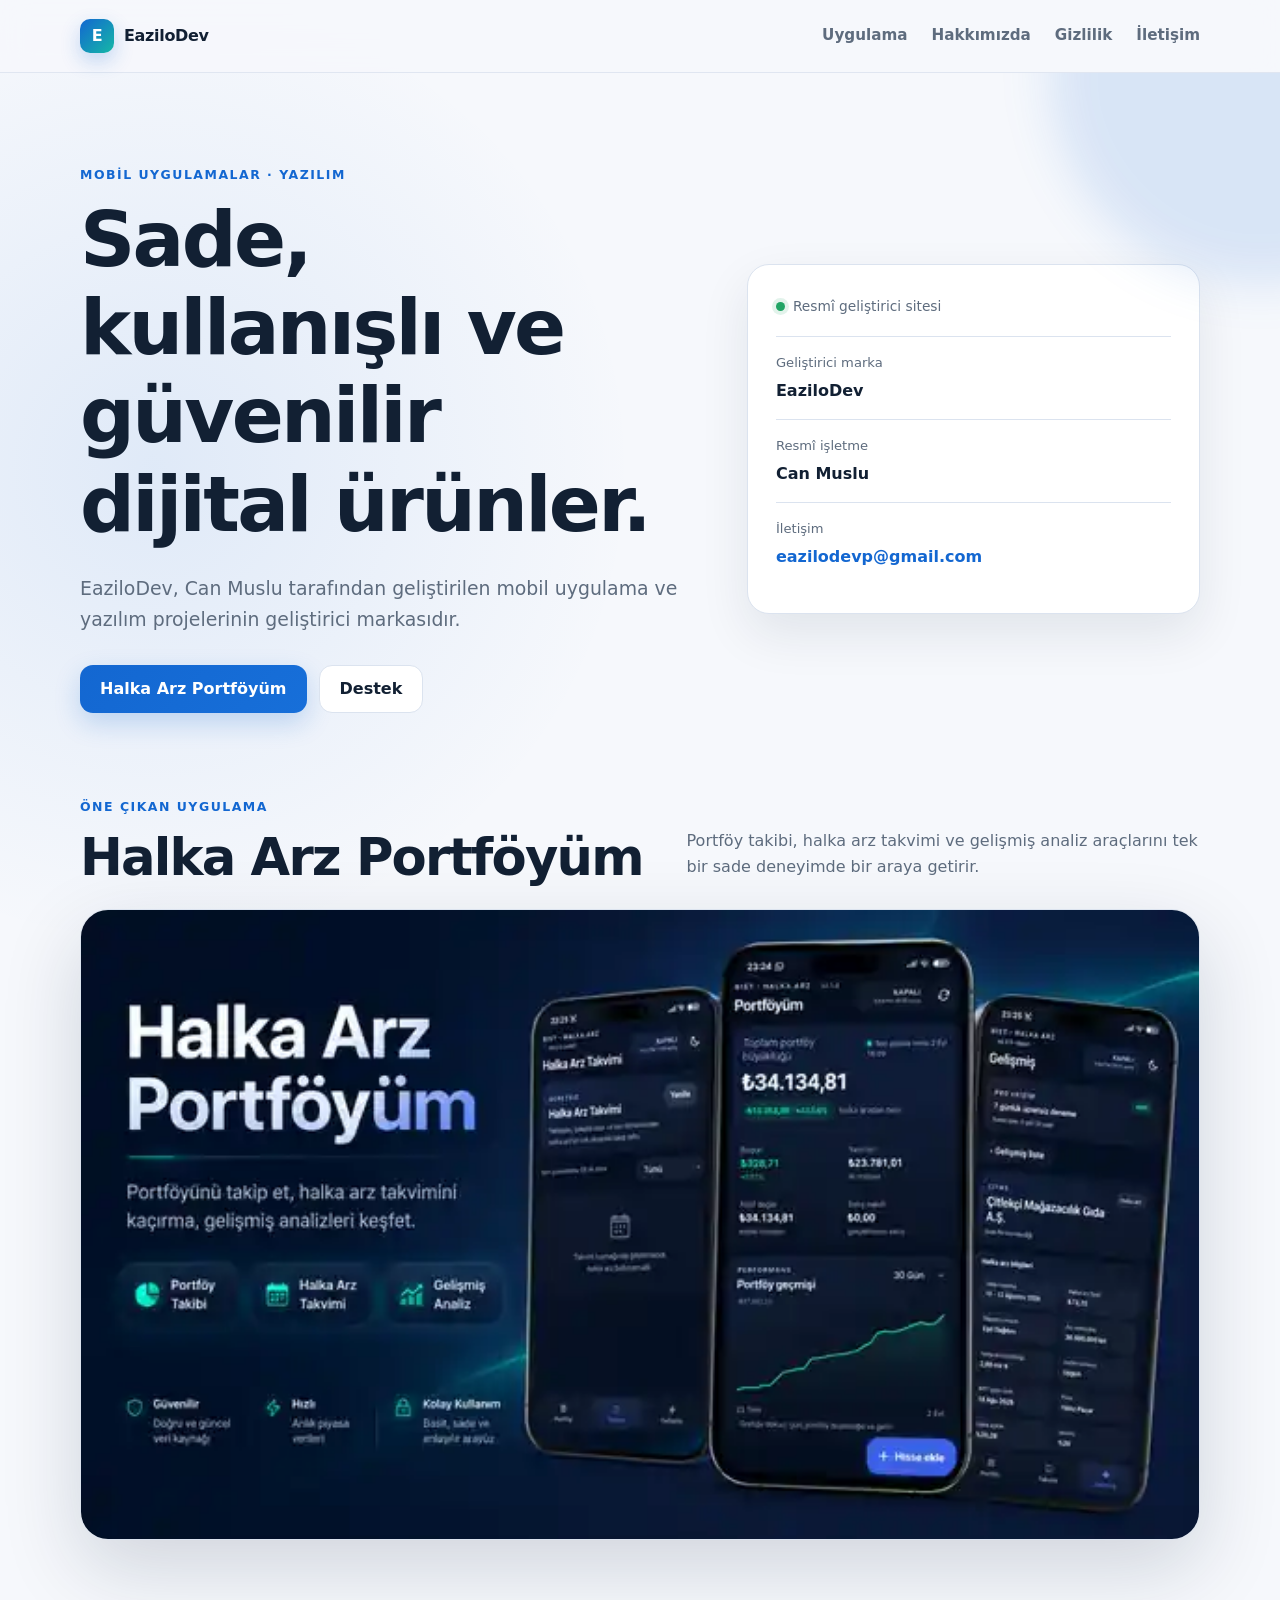
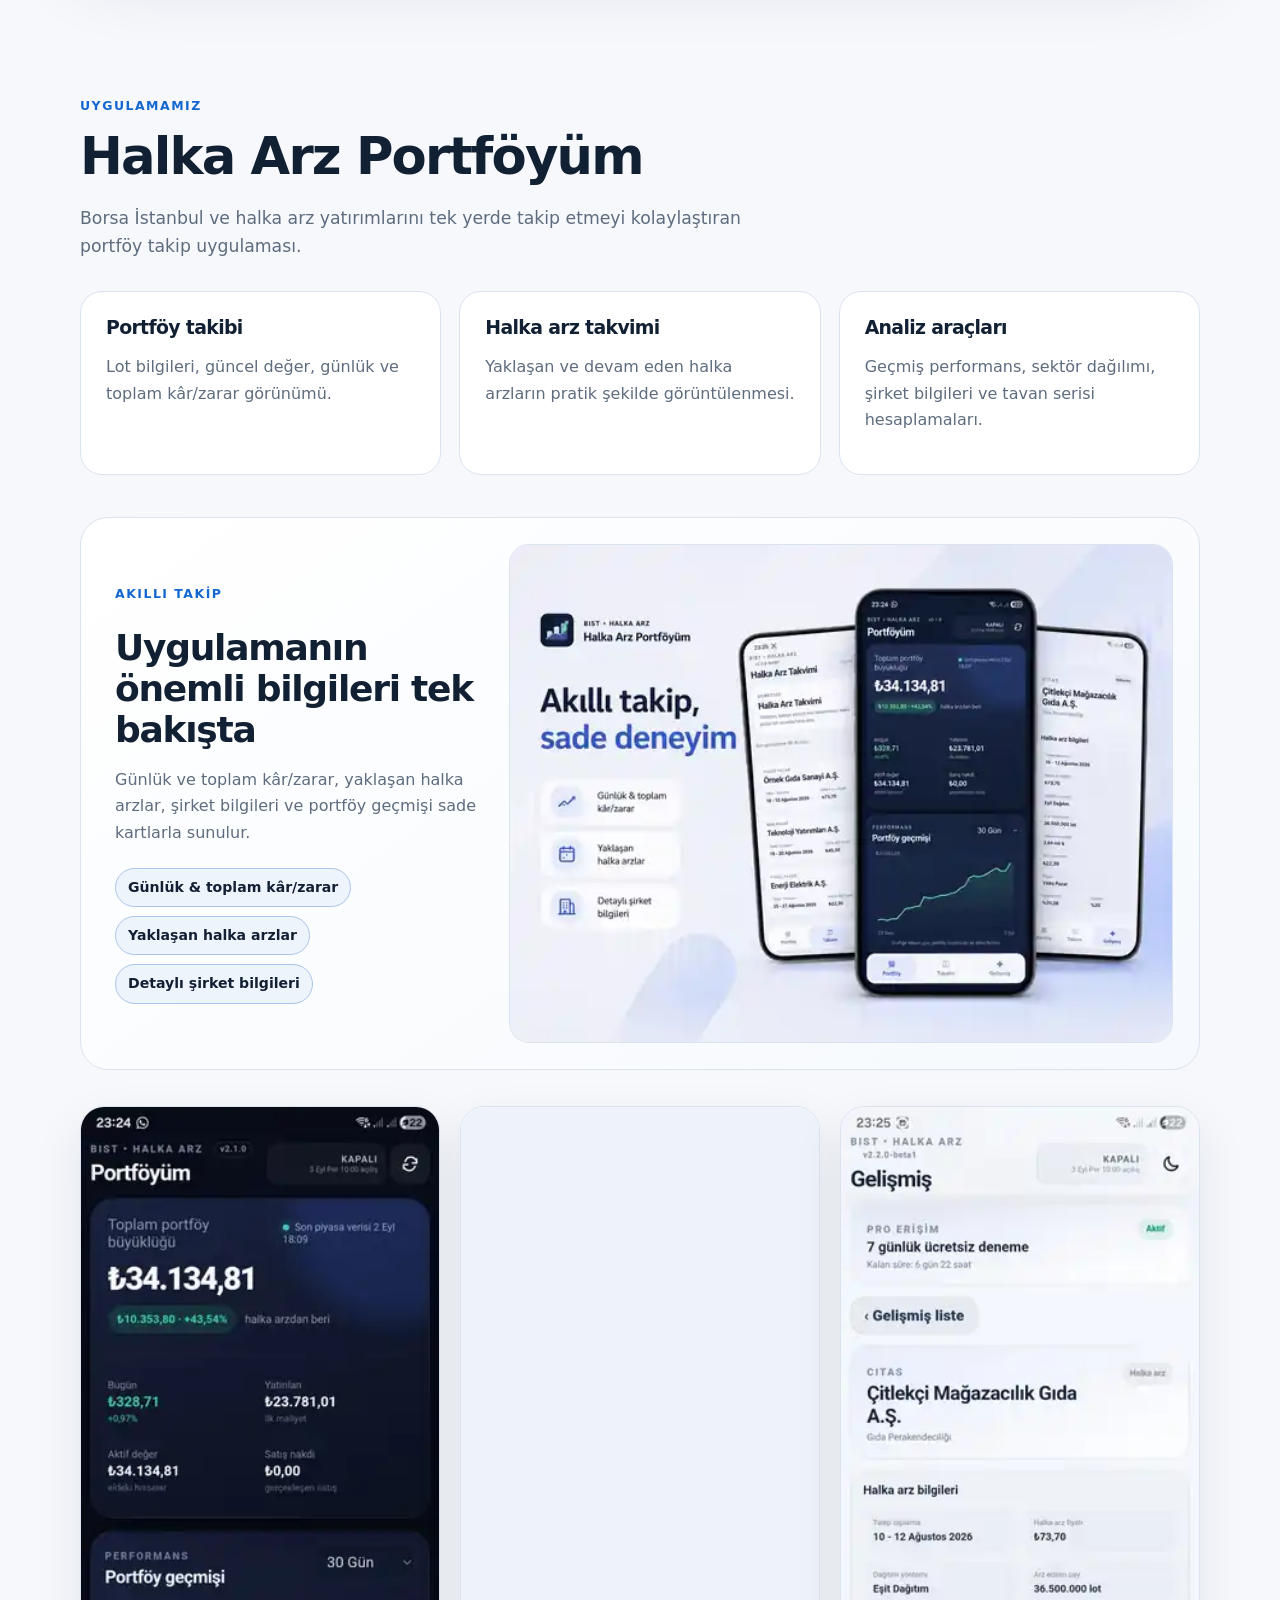
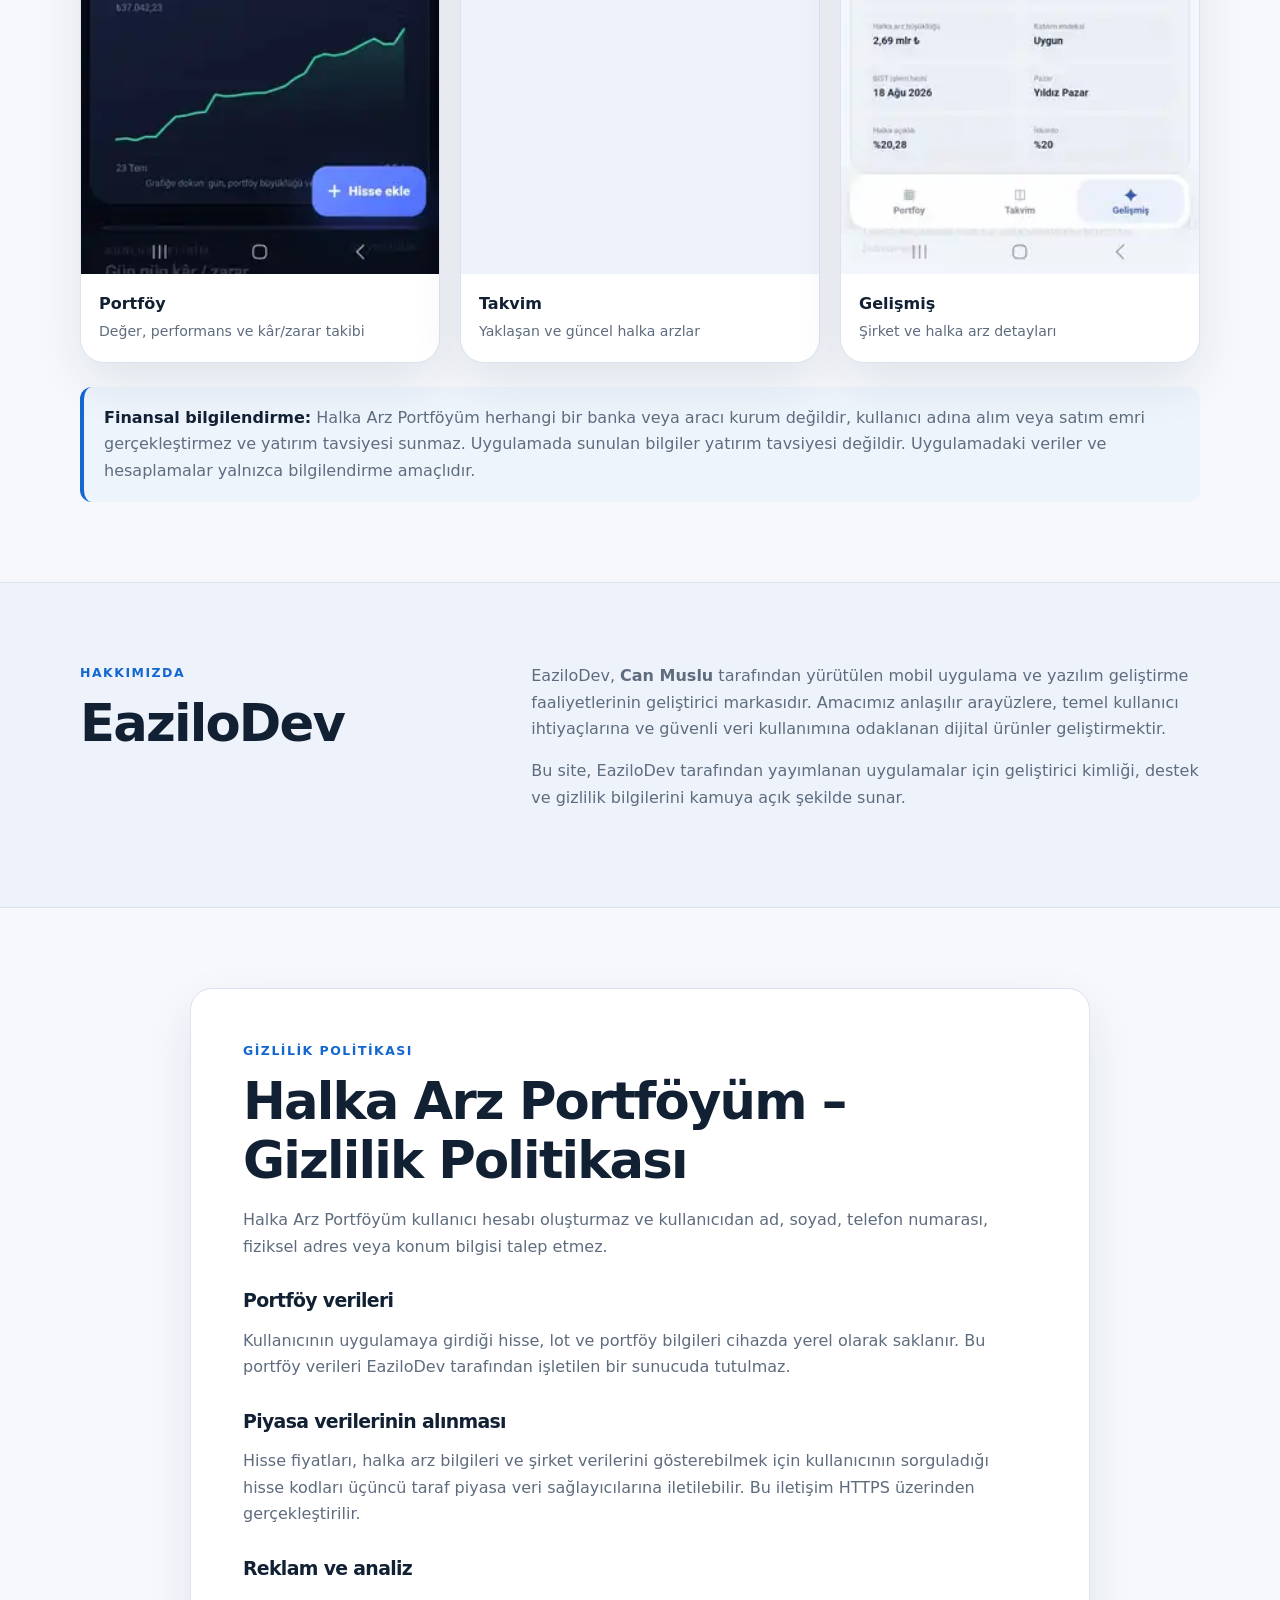
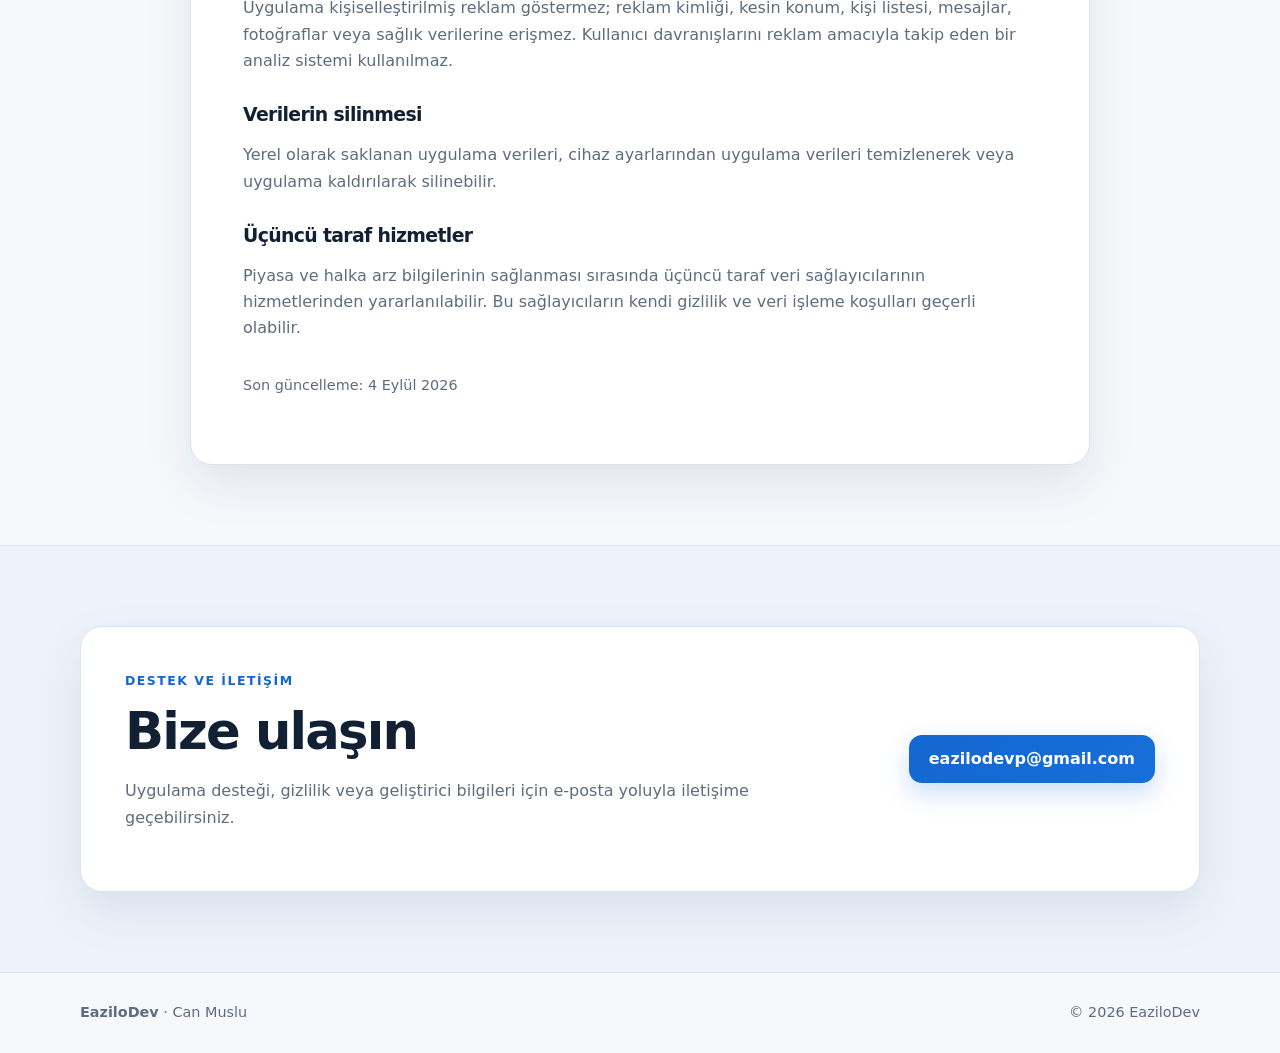
<file: index.html>
<!doctype html>
<html lang="tr">
<head>
  <meta charset="utf-8">
  <meta name="viewport" content="width=device-width, initial-scale=1">
  <meta name="description" content="EaziloDev — Can Muslu tarafından geliştirilen mobil uygulama ve yazılım projeleri. Halka Arz Portföyüm uygulaması için resmi geliştirici sitesi.">
  <meta name="theme-color" content="#0b1220">
  <title>EaziloDev | Mobil Uygulamalar ve Yazılım</title>
  <link rel="stylesheet" href="styles.css">
  <link rel="stylesheet" href="assets/hero-image.css">
  <link rel="stylesheet" href="assets/features-image.css">
  <link rel="stylesheet" href="assets/portfolio-image.css">
  <link rel="stylesheet" href="assets/calendar-image.css">
  <link rel="stylesheet" href="assets/advanced-image.css">
</head>
<body>
  <header class="site-header">
    <div class="wrap header-inner">
      <a class="brand" href="#top" aria-label="EaziloDev ana sayfa">
        <span class="brand-mark" aria-hidden="true">E</span>
        <span>EaziloDev</span>
      </a>
      <nav aria-label="Ana menü">
        <a href="#uygulama">Uygulama</a>
        <a href="#hakkimizda">Hakkımızda</a>
        <a href="#gizlilik">Gizlilik</a>
        <a href="#iletisim">İletişim</a>
      </nav>
    </div>
  </header>

  <main id="top">
    <section class="hero">
      <div class="wrap hero-grid">
        <div>
          <p class="eyebrow">Mobil uygulamalar · Yazılım</p>
          <h1>Sade, kullanışlı ve güvenilir dijital ürünler.</h1>
          <p class="lead">EaziloDev, Can Muslu tarafından geliştirilen mobil uygulama ve yazılım projelerinin geliştirici markasıdır.</p>
          <div class="actions">
            <a class="button primary" href="#uygulama">Halka Arz Portföyüm</a>
            <a class="button secondary" href="mailto:eazilodevp@gmail.com">Destek</a>
          </div>
        </div>
        <div class="hero-card" aria-label="EaziloDev geliştirici bilgileri">
          <div class="status"><span></span> Resmî geliştirici sitesi</div>
          <dl>
            <div><dt>Geliştirici marka</dt><dd>EaziloDev</dd></div>
            <div><dt>Resmî işletme</dt><dd>Can Muslu</dd></div>
            <div><dt>İletişim</dt><dd><a href="mailto:eazilodevp@gmail.com">eazilodevp@gmail.com</a></dd></div>
          </dl>
        </div>
      </div>
    </section>

    <section class="app-showcase" aria-labelledby="showcase-title">
      <div class="wrap">
        <div class="showcase-head">
          <div>
            <p class="eyebrow">Öne çıkan uygulama</p>
            <h2 id="showcase-title">Halka Arz Portföyüm</h2>
          </div>
          <p>Portföy takibi, halka arz takvimi ve gelişmiş analiz araçlarını tek bir sade deneyimde bir araya getirir.</p>
        </div>
        <figure class="visual-card hero-visual">
          <div class="hero-art" role="img" aria-label="Halka Arz Portföyüm uygulamasının portföy, halka arz takvimi ve gelişmiş analiz ekranlarını gösteren tanıtım görseli"></div>
        </figure>
      </div>
    </section>

    <section id="uygulama" class="section">
      <div class="wrap">
        <p class="eyebrow">Uygulamamız</p>
        <h2>Halka Arz Portföyüm</h2>
        <p class="section-intro">Borsa İstanbul ve halka arz yatırımlarını tek yerde takip etmeyi kolaylaştıran portföy takip uygulaması.</p>
        <div class="feature-grid">
          <article class="card"><h3>Portföy takibi</h3><p>Lot bilgileri, güncel değer, günlük ve toplam kâr/zarar görünümü.</p></article>
          <article class="card"><h3>Halka arz takvimi</h3><p>Yaklaşan ve devam eden halka arzların pratik şekilde görüntülenmesi.</p></article>
          <article class="card"><h3>Analiz araçları</h3><p>Geçmiş performans, sektör dağılımı, şirket bilgileri ve tavan serisi hesaplamaları.</p></article>
        </div>

        <div class="feature-visual-grid">
          <div class="feature-copy">
            <p class="eyebrow">Akıllı takip</p>
            <h3>Uygulamanın önemli bilgileri tek bakışta</h3>
            <p>Günlük ve toplam kâr/zarar, yaklaşan halka arzlar, şirket bilgileri ve portföy geçmişi sade kartlarla sunulur.</p>
            <div class="mini-points" aria-label="Uygulama öne çıkanları">
              <span>Günlük &amp; toplam kâr/zarar</span>
              <span>Yaklaşan halka arzlar</span>
              <span>Detaylı şirket bilgileri</span>
            </div>
          </div>
          <figure class="visual-card feature-visual">
            <div class="feature-art" role="img" aria-label="Halka Arz Portföyüm uygulamasının temel özelliklerini gösteren açık renkli tanıtım görseli"></div>
          </figure>
        </div>

        <div class="screen-gallery" aria-label="Halka Arz Portföyüm gerçek uygulama ekranları">
          <figure class="screen-card">
            <div class="screen-shot screen-portfolio" role="img" aria-label="Halka Arz Portföyüm portföy ekranı"></div>
            <figcaption><strong>Portföy</strong><span>Değer, performans ve kâr/zarar takibi</span></figcaption>
          </figure>
          <figure class="screen-card">
            <div class="screen-shot screen-calendar" role="img" aria-label="Halka Arz Portföyüm halka arz takvimi ekranı"></div>
            <figcaption><strong>Takvim</strong><span>Yaklaşan ve güncel halka arzlar</span></figcaption>
          </figure>
          <figure class="screen-card">
            <div class="screen-shot screen-advanced" role="img" aria-label="Halka Arz Portföyüm gelişmiş şirket bilgileri ekranı"></div>
            <figcaption><strong>Gelişmiş</strong><span>Şirket ve halka arz detayları</span></figcaption>
          </figure>
        </div>
        <div class="notice">
          <strong>Finansal bilgilendirme:</strong> Halka Arz Portföyüm herhangi bir banka veya aracı kurum değildir, kullanıcı adına alım veya satım emri gerçekleştirmez ve yatırım tavsiyesi sunmaz. Uygulamada sunulan bilgiler yatırım tavsiyesi değildir. Uygulamadaki veriler ve hesaplamalar yalnızca bilgilendirme amaçlıdır.
        </div>
      </div>
    </section>

    <section id="hakkimizda" class="section alt">
      <div class="wrap two-col">
        <div>
          <p class="eyebrow">Hakkımızda</p>
          <h2>EaziloDev</h2>
        </div>
        <div>
          <p>EaziloDev, <strong>Can Muslu</strong> tarafından yürütülen mobil uygulama ve yazılım geliştirme faaliyetlerinin geliştirici markasıdır. Amacımız anlaşılır arayüzlere, temel kullanıcı ihtiyaçlarına ve güvenli veri kullanımına odaklanan dijital ürünler geliştirmektir.</p>
          <p>Bu site, EaziloDev tarafından yayımlanan uygulamalar için geliştirici kimliği, destek ve gizlilik bilgilerini kamuya açık şekilde sunar.</p>
        </div>
      </div>
    </section>

    <section id="gizlilik" class="section">
      <div class="wrap prose">
        <p class="eyebrow">Gizlilik Politikası</p>
        <h2>Halka Arz Portföyüm – Gizlilik Politikası</h2>
        <p>Halka Arz Portföyüm kullanıcı hesabı oluşturmaz ve kullanıcıdan ad, soyad, telefon numarası, fiziksel adres veya konum bilgisi talep etmez.</p>
        <h3>Portföy verileri</h3>
        <p>Kullanıcının uygulamaya girdiği hisse, lot ve portföy bilgileri cihazda yerel olarak saklanır. Bu portföy verileri EaziloDev tarafından işletilen bir sunucuda tutulmaz.</p>
        <h3>Piyasa verilerinin alınması</h3>
        <p>Hisse fiyatları, halka arz bilgileri ve şirket verilerini gösterebilmek için kullanıcının sorguladığı hisse kodları üçüncü taraf piyasa veri sağlayıcılarına iletilebilir. Bu iletişim HTTPS üzerinden gerçekleştirilir.</p>
        <h3>Reklam ve analiz</h3>
        <p>Uygulama kişiselleştirilmiş reklam göstermez; reklam kimliği, kesin konum, kişi listesi, mesajlar, fotoğraflar veya sağlık verilerine erişmez. Kullanıcı davranışlarını reklam amacıyla takip eden bir analiz sistemi kullanılmaz.</p>
        <h3>Verilerin silinmesi</h3>
        <p>Yerel olarak saklanan uygulama verileri, cihaz ayarlarından uygulama verileri temizlenerek veya uygulama kaldırılarak silinebilir.</p>
        <h3>Üçüncü taraf hizmetler</h3>
        <p>Piyasa ve halka arz bilgilerinin sağlanması sırasında üçüncü taraf veri sağlayıcılarının hizmetlerinden yararlanılabilir. Bu sağlayıcıların kendi gizlilik ve veri işleme koşulları geçerli olabilir.</p>
        <p class="updated">Son güncelleme: 4 Eylül 2026</p>
      </div>
    </section>

    <section id="iletisim" class="section alt">
      <div class="wrap contact-card">
        <div>
          <p class="eyebrow">Destek ve iletişim</p>
          <h2>Bize ulaşın</h2>
          <p>Uygulama desteği, gizlilik veya geliştirici bilgileri için e-posta yoluyla iletişime geçebilirsiniz.</p>
        </div>
        <a class="button primary" href="mailto:eazilodevp@gmail.com">eazilodevp@gmail.com</a>
      </div>
    </section>
  </main>

  <footer>
    <div class="wrap footer-inner">
      <div><strong>EaziloDev</strong><span> · Can Muslu</span></div>
      <div>© 2026 EaziloDev</div>
    </div>
  </footer>
</body>
</html>
</file>
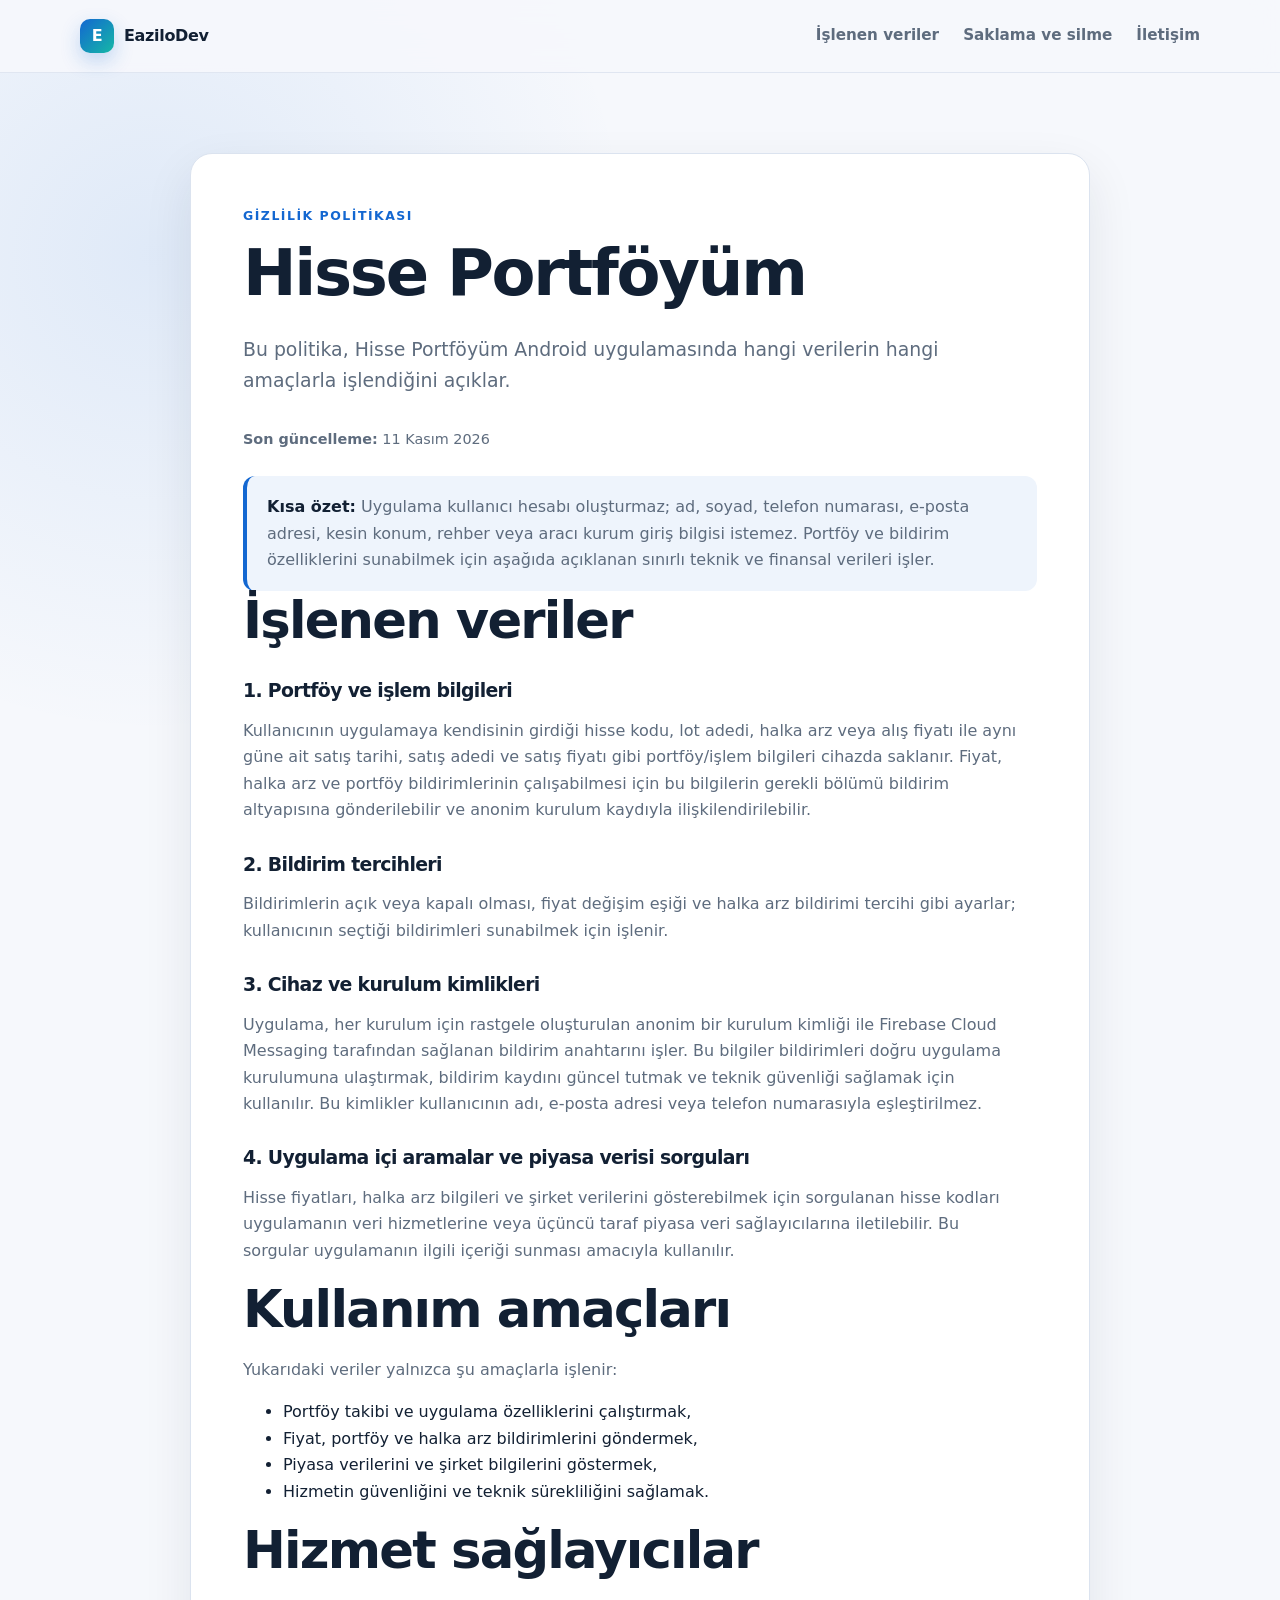
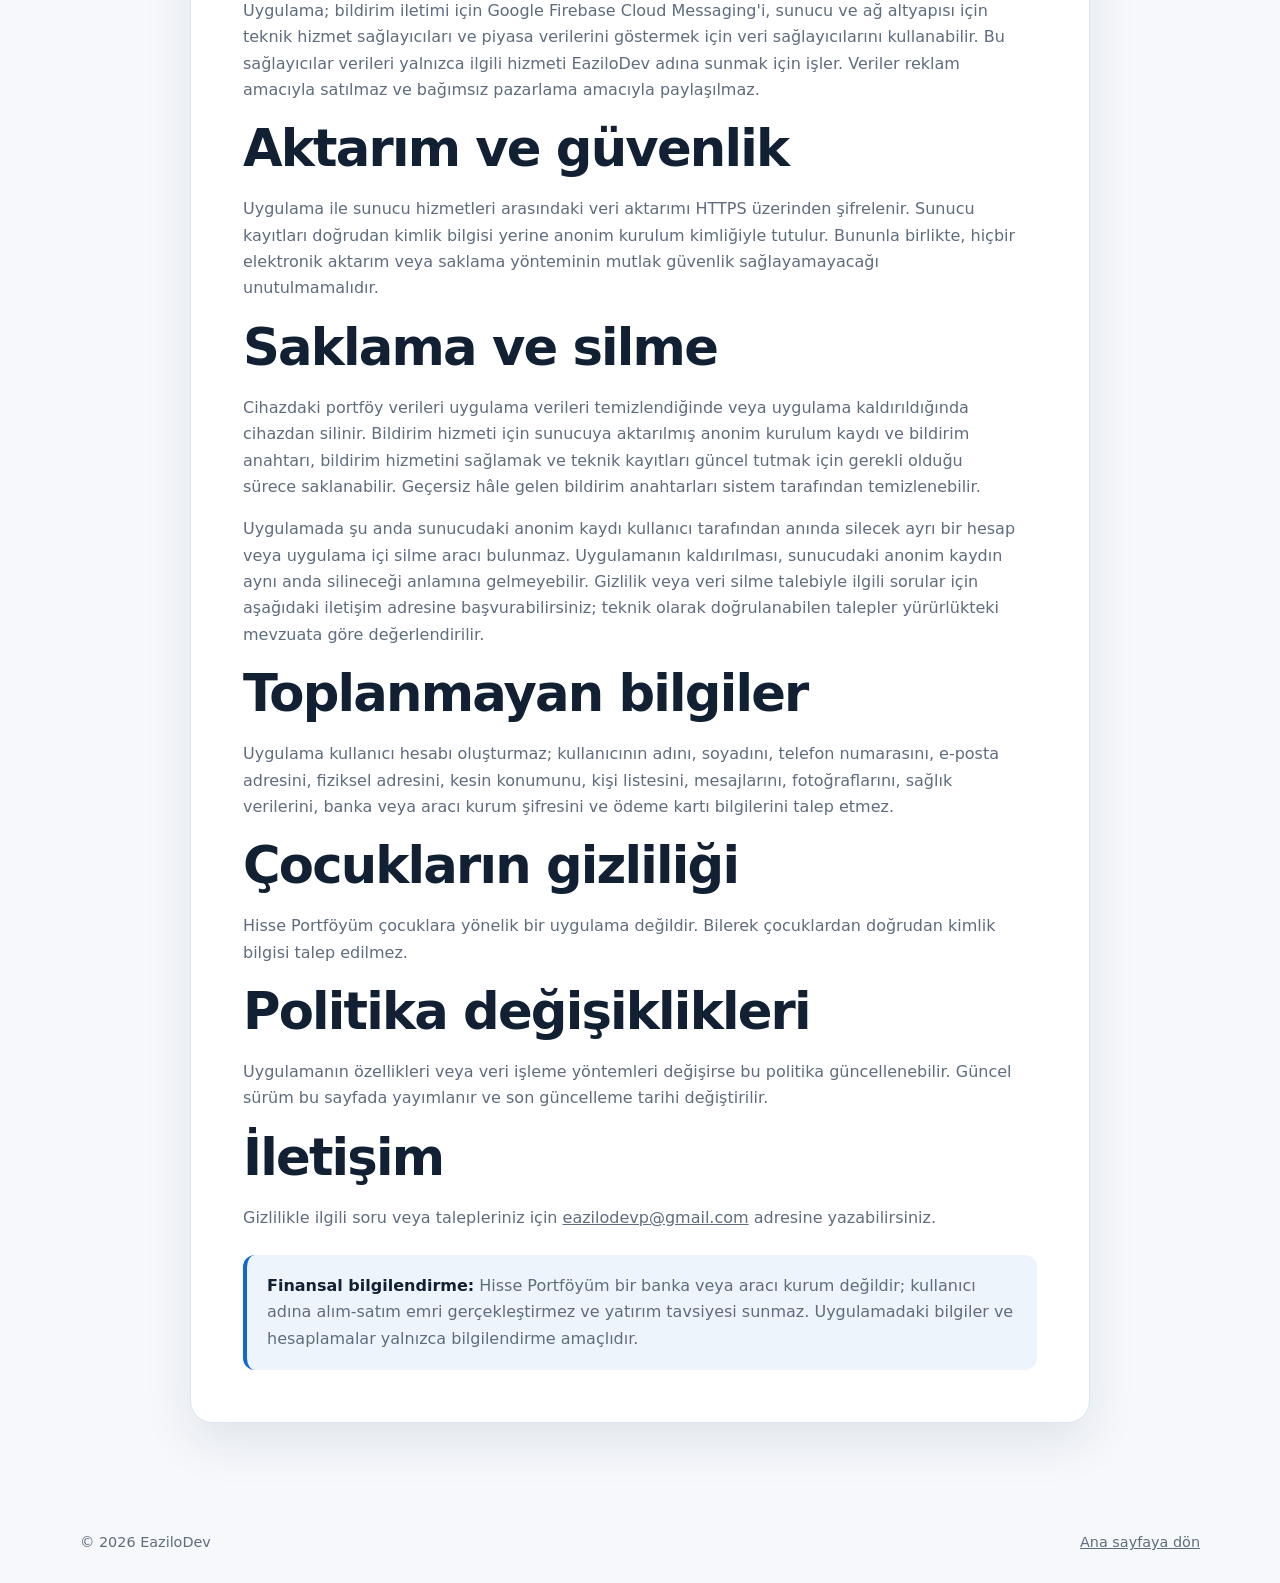
<file: hisse-portfoyum-gizlilik.html>
<!doctype html>
<html lang="tr">
<head>
  <meta charset="utf-8">
  <meta name="viewport" content="width=device-width, initial-scale=1">
  <meta name="description" content="Hisse Portföyüm uygulamasının gizlilik politikası ve veri işleme açıklamaları.">
  <meta name="theme-color" content="#0b1220">
  <title>Hisse Portföyüm | Gizlilik Politikası</title>
  <link rel="stylesheet" href="styles.css">
</head>
<body>
  <header class="site-header">
    <div class="wrap header-inner">
      <a class="brand" href="index.html" aria-label="EaziloDev ana sayfa">
        <span class="brand-mark" aria-hidden="true">E</span>
        <span>EaziloDev</span>
      </a>
      <nav aria-label="Sayfa menüsü">
        <a href="#toplanan-veriler">İşlenen veriler</a>
        <a href="#saklama-silme">Saklama ve silme</a>
        <a href="#iletisim">İletişim</a>
      </nav>
    </div>
  </header>

  <main id="top">
    <section class="section">
      <article class="wrap prose">
        <p class="eyebrow">Gizlilik Politikası</p>
        <h1 style="font-size:clamp(2.35rem,5vw,4.4rem)">Hisse Portföyüm</h1>
        <p class="lead">Bu politika, Hisse Portföyüm Android uygulamasında hangi verilerin hangi amaçlarla işlendiğini açıklar.</p>
        <p class="updated"><strong>Son güncelleme:</strong> 11 Kasım 2026</p>

        <div class="notice">
          <strong>Kısa özet:</strong> Uygulama kullanıcı hesabı oluşturmaz; ad, soyad, telefon numarası, e-posta adresi, kesin konum, rehber veya aracı kurum giriş bilgisi istemez. Portföy ve bildirim özelliklerini sunabilmek için aşağıda açıklanan sınırlı teknik ve finansal verileri işler.
        </div>

        <h2 id="toplanan-veriler">İşlenen veriler</h2>

        <h3>1. Portföy ve işlem bilgileri</h3>
        <p>Kullanıcının uygulamaya kendisinin girdiği hisse kodu, lot adedi, halka arz veya alış fiyatı ile aynı güne ait satış tarihi, satış adedi ve satış fiyatı gibi portföy/işlem bilgileri cihazda saklanır. Fiyat, halka arz ve portföy bildirimlerinin çalışabilmesi için bu bilgilerin gerekli bölümü bildirim altyapısına gönderilebilir ve anonim kurulum kaydıyla ilişkilendirilebilir.</p>

        <h3>2. Bildirim tercihleri</h3>
        <p>Bildirimlerin açık veya kapalı olması, fiyat değişim eşiği ve halka arz bildirimi tercihi gibi ayarlar; kullanıcının seçtiği bildirimleri sunabilmek için işlenir.</p>

        <h3>3. Cihaz ve kurulum kimlikleri</h3>
        <p>Uygulama, her kurulum için rastgele oluşturulan anonim bir kurulum kimliği ile Firebase Cloud Messaging tarafından sağlanan bildirim anahtarını işler. Bu bilgiler bildirimleri doğru uygulama kurulumuna ulaştırmak, bildirim kaydını güncel tutmak ve teknik güvenliği sağlamak için kullanılır. Bu kimlikler kullanıcının adı, e-posta adresi veya telefon numarasıyla eşleştirilmez.</p>

        <h3>4. Uygulama içi aramalar ve piyasa verisi sorguları</h3>
        <p>Hisse fiyatları, halka arz bilgileri ve şirket verilerini gösterebilmek için sorgulanan hisse kodları uygulamanın veri hizmetlerine veya üçüncü taraf piyasa veri sağlayıcılarına iletilebilir. Bu sorgular uygulamanın ilgili içeriği sunması amacıyla kullanılır.</p>

        <h2>Kullanım amaçları</h2>
        <p>Yukarıdaki veriler yalnızca şu amaçlarla işlenir:</p>
        <ul>
          <li>Portföy takibi ve uygulama özelliklerini çalıştırmak,</li>
          <li>Fiyat, portföy ve halka arz bildirimlerini göndermek,</li>
          <li>Piyasa verilerini ve şirket bilgilerini göstermek,</li>
          <li>Hizmetin güvenliğini ve teknik sürekliliğini sağlamak.</li>
        </ul>

        <h2>Hizmet sağlayıcılar</h2>
        <p>Uygulama; bildirim iletimi için Google Firebase Cloud Messaging'i, sunucu ve ağ altyapısı için teknik hizmet sağlayıcıları ve piyasa verilerini göstermek için veri sağlayıcılarını kullanabilir. Bu sağlayıcılar verileri yalnızca ilgili hizmeti EaziloDev adına sunmak için işler. Veriler reklam amacıyla satılmaz ve bağımsız pazarlama amacıyla paylaşılmaz.</p>

        <h2>Aktarım ve güvenlik</h2>
        <p>Uygulama ile sunucu hizmetleri arasındaki veri aktarımı HTTPS üzerinden şifrelenir. Sunucu kayıtları doğrudan kimlik bilgisi yerine anonim kurulum kimliğiyle tutulur. Bununla birlikte, hiçbir elektronik aktarım veya saklama yönteminin mutlak güvenlik sağlayamayacağı unutulmamalıdır.</p>

        <h2 id="saklama-silme">Saklama ve silme</h2>
        <p>Cihazdaki portföy verileri uygulama verileri temizlendiğinde veya uygulama kaldırıldığında cihazdan silinir. Bildirim hizmeti için sunucuya aktarılmış anonim kurulum kaydı ve bildirim anahtarı, bildirim hizmetini sağlamak ve teknik kayıtları güncel tutmak için gerekli olduğu sürece saklanabilir. Geçersiz hâle gelen bildirim anahtarları sistem tarafından temizlenebilir.</p>
        <p>Uygulamada şu anda sunucudaki anonim kaydı kullanıcı tarafından anında silecek ayrı bir hesap veya uygulama içi silme aracı bulunmaz. Uygulamanın kaldırılması, sunucudaki anonim kaydın aynı anda silineceği anlamına gelmeyebilir. Gizlilik veya veri silme talebiyle ilgili sorular için aşağıdaki iletişim adresine başvurabilirsiniz; teknik olarak doğrulanabilen talepler yürürlükteki mevzuata göre değerlendirilir.</p>

        <h2>Toplanmayan bilgiler</h2>
        <p>Uygulama kullanıcı hesabı oluşturmaz; kullanıcının adını, soyadını, telefon numarasını, e-posta adresini, fiziksel adresini, kesin konumunu, kişi listesini, mesajlarını, fotoğraflarını, sağlık verilerini, banka veya aracı kurum şifresini ve ödeme kartı bilgilerini talep etmez.</p>

        <h2>Çocukların gizliliği</h2>
        <p>Hisse Portföyüm çocuklara yönelik bir uygulama değildir. Bilerek çocuklardan doğrudan kimlik bilgisi talep edilmez.</p>

        <h2>Politika değişiklikleri</h2>
        <p>Uygulamanın özellikleri veya veri işleme yöntemleri değişirse bu politika güncellenebilir. Güncel sürüm bu sayfada yayımlanır ve son güncelleme tarihi değiştirilir.</p>

        <h2 id="iletisim">İletişim</h2>
        <p>Gizlilikle ilgili soru veya talepleriniz için <a href="mailto:eazilodevp@gmail.com">eazilodevp@gmail.com</a> adresine yazabilirsiniz.</p>

        <div class="notice">
          <strong>Finansal bilgilendirme:</strong> Hisse Portföyüm bir banka veya aracı kurum değildir; kullanıcı adına alım-satım emri gerçekleştirmez ve yatırım tavsiyesi sunmaz. Uygulamadaki bilgiler ve hesaplamalar yalnızca bilgilendirme amaçlıdır.
        </div>
      </article>
    </section>
  </main>

  <footer>
    <div class="wrap footer-inner">
      <span>© 2026 EaziloDev</span>
      <a href="index.html">Ana sayfaya dön</a>
    </div>
  </footer>
</body>
</html>
</file>
<file: styles.css>
:root {
  color-scheme: light dark;
  --bg: #f6f8fc;
  --surface: #ffffff;
  --surface-2: #eef3fb;
  --text: #122033;
  --muted: #5e6c7e;
  --line: #dbe3ef;
  --accent: #1367d1;
  --accent-2: #0b4fa8;
  --shadow: 0 20px 50px rgba(15, 34, 58, .09);
  --radius: 22px;
}

* { box-sizing: border-box; }
html { scroll-behavior: smooth; }
body {
  margin: 0;
  font-family: Inter, ui-sans-serif, system-ui, -apple-system, BlinkMacSystemFont, "Segoe UI", sans-serif;
  background: var(--bg);
  color: var(--text);
  line-height: 1.65;
}
a { color: inherit; }
.wrap { width: min(1120px, calc(100% - 40px)); margin: 0 auto; }
.site-header {
  position: sticky;
  top: 0;
  z-index: 20;
  background: color-mix(in srgb, var(--bg) 88%, transparent);
  backdrop-filter: blur(14px);
  border-bottom: 1px solid color-mix(in srgb, var(--line) 80%, transparent);
}
.header-inner { min-height: 72px; display: flex; align-items: center; justify-content: space-between; gap: 24px; }
.brand { display: inline-flex; align-items: center; gap: 10px; font-weight: 800; text-decoration: none; letter-spacing: -.02em; }
.brand-mark { width: 34px; height: 34px; display: grid; place-items: center; border-radius: 10px; background: var(--accent); color: white; }
nav { display: flex; gap: 24px; }
nav a { color: var(--muted); text-decoration: none; font-size: .95rem; font-weight: 600; }
nav a:hover { color: var(--text); }
.hero { padding: 92px 0 72px; }
.hero-grid { display: grid; grid-template-columns: 1.15fr .85fr; gap: 54px; align-items: center; }
.eyebrow { margin: 0 0 10px; color: var(--accent); font-weight: 800; font-size: .78rem; letter-spacing: .12em; text-transform: uppercase; }
h1, h2, h3 { line-height: 1.15; letter-spacing: -.035em; }
h1 { max-width: 760px; font-size: clamp(2.8rem, 6vw, 5.3rem); margin: 0 0 24px; }
h2 { font-size: clamp(2rem, 4vw, 3.2rem); margin: 0 0 18px; }
h3 { margin: 0 0 10px; font-size: 1.18rem; }
p { color: var(--muted); }
.lead { max-width: 720px; font-size: 1.18rem; margin-bottom: 30px; }
.actions { display: flex; gap: 12px; flex-wrap: wrap; }
.button { display: inline-flex; align-items: center; justify-content: center; min-height: 48px; padding: 0 20px; border-radius: 13px; text-decoration: none; font-weight: 750; }
.primary { background: var(--accent); color: #fff; }
.primary:hover { background: var(--accent-2); }
.secondary { background: var(--surface); border: 1px solid var(--line); }
.hero-card, .card, .contact-card, .prose { background: var(--surface); border: 1px solid var(--line); border-radius: var(--radius); box-shadow: var(--shadow); }
.hero-card { padding: 28px; }
.status { display: inline-flex; gap: 8px; align-items: center; font-size: .86rem; color: var(--muted); margin-bottom: 18px; }
.status span { width: 9px; height: 9px; border-radius: 99px; background: #20a464; box-shadow: 0 0 0 4px rgba(32,164,100,.13); }
dl { margin: 0; }
dl div { padding: 15px 0; border-top: 1px solid var(--line); }
dt { color: var(--muted); font-size: .82rem; }
dd { margin: 4px 0 0; font-weight: 750; }
dd a { color: var(--accent); text-decoration: none; }
.section { padding: 80px 0; }
.alt { background: var(--surface-2); border-block: 1px solid var(--line); }
.section-intro { max-width: 700px; font-size: 1.08rem; margin-bottom: 30px; }
.feature-grid { display: grid; grid-template-columns: repeat(3, 1fr); gap: 18px; }
.card { padding: 25px; box-shadow: none; }
.notice { margin-top: 24px; padding: 18px 20px; border-left: 4px solid var(--accent); background: color-mix(in srgb, var(--accent) 7%, var(--surface)); border-radius: 12px; color: var(--muted); }
.notice strong { color: var(--text); }
.two-col { display: grid; grid-template-columns: .75fr 1.25fr; gap: 50px; align-items: start; }
.two-col p:first-child { margin-top: 0; }
.prose { max-width: 900px; padding: clamp(26px, 5vw, 52px); }
.prose h3 { margin-top: 30px; }
.prose p { max-width: 76ch; }
.updated { font-size: .9rem; margin-top: 32px; }
.contact-card { display: flex; align-items: center; justify-content: space-between; gap: 28px; padding: clamp(26px, 5vw, 44px); }
.contact-card p { max-width: 630px; }
footer { padding: 28px 0; }
.footer-inner { display: flex; justify-content: space-between; gap: 18px; color: var(--muted); font-size: .9rem; }

@media (max-width: 820px) {
  nav { display: none; }
  .hero { padding-top: 64px; }
  .hero-grid, .feature-grid, .two-col { grid-template-columns: 1fr; }
  .hero-grid { gap: 30px; }
  .contact-card, .footer-inner { align-items: flex-start; flex-direction: column; }
  .section { padding: 60px 0; }
}

@media (prefers-color-scheme: dark) {
  :root {
    --bg: #08111f;
    --surface: #0e1a2b;
    --surface-2: #0a1626;
    --text: #eef5ff;
    --muted: #a3b2c5;
    --line: #22324a;
    --accent: #5da2ff;
    --accent-2: #3d8df7;
    --shadow: 0 20px 55px rgba(0,0,0,.24);
  }
  .primary { color: #07101d; }
}

/* Rich app showcase */
body {
  background:
    radial-gradient(circle at 12% 8%, color-mix(in srgb, var(--accent) 10%, transparent), transparent 30rem),
    var(--bg);
}
.hero {
  position: relative;
  overflow: hidden;
}
.hero::after {
  content: "";
  position: absolute;
  width: 420px;
  height: 420px;
  border-radius: 50%;
  right: -190px;
  top: -210px;
  background: color-mix(in srgb, var(--accent) 13%, transparent);
  filter: blur(24px);
  pointer-events: none;
}
.brand-mark {
  background: linear-gradient(135deg, var(--accent), #15b8a6);
  box-shadow: 0 8px 20px color-mix(in srgb, var(--accent) 24%, transparent);
}
.primary {
  background: linear-gradient(135deg, var(--accent), #176fd9);
  box-shadow: 0 10px 26px color-mix(in srgb, var(--accent) 22%, transparent);
}
.app-showcase { padding: 12px 0 76px; }
.showcase-head {
  display: grid;
  grid-template-columns: 1fr .9fr;
  gap: 36px;
  align-items: end;
  margin-bottom: 22px;
}
.showcase-head h2 { margin-bottom: 0; }
.showcase-head > p { margin: 0 0 6px; max-width: 58ch; }
.visual-card {
  margin: 0;
  overflow: hidden;
  border: 1px solid var(--line);
  border-radius: 28px;
  background: var(--surface);
  box-shadow: 0 28px 80px rgba(15, 34, 58, .16);
}
.visual-card img {
  display: block;
  width: 100%;
  height: auto;
  object-fit: cover;
}
.hero-visual {
  transform: translateZ(0);
}
.hero-visual img { aspect-ratio: 16 / 9; }
.feature-visual-grid {
  display: grid;
  grid-template-columns: .72fr 1.28fr;
  gap: 28px;
  align-items: center;
  margin-top: 42px;
  padding: 26px;
  border: 1px solid var(--line);
  border-radius: 28px;
  background: linear-gradient(145deg, var(--surface), color-mix(in srgb, var(--accent) 4%, var(--surface)));
}
.feature-copy { padding: 8px 4px 8px 8px; }
.feature-copy h3 { font-size: clamp(1.5rem, 3vw, 2.25rem); margin-bottom: 14px; }
.feature-copy > p { margin-bottom: 22px; }
.feature-visual { border-radius: 20px; box-shadow: none; }
.mini-points { display: flex; flex-wrap: wrap; gap: 9px; }
.mini-points span {
  display: inline-flex;
  align-items: center;
  min-height: 38px;
  padding: 7px 12px;
  border: 1px solid color-mix(in srgb, var(--accent) 24%, var(--line));
  border-radius: 999px;
  background: color-mix(in srgb, var(--accent) 7%, var(--surface));
  color: var(--text);
  font-size: .88rem;
  font-weight: 700;
}
.screen-gallery {
  display: grid;
  grid-template-columns: repeat(3, minmax(0, 1fr));
  gap: 20px;
  margin-top: 36px;
}
.screen-card {
  margin: 0;
  overflow: hidden;
  border: 1px solid var(--line);
  border-radius: 24px;
  background: var(--surface);
  box-shadow: var(--shadow);
}
.screen-card img {
  display: block;
  width: 100%;
  aspect-ratio: 720 / 1544;
  object-fit: cover;
  object-position: top;
  background: var(--surface-2);
}
.screen-card figcaption {
  display: flex;
  flex-direction: column;
  gap: 2px;
  padding: 17px 18px 19px;
}
.screen-card figcaption strong { font-size: 1rem; }
.screen-card figcaption span { color: var(--muted); font-size: .88rem; }

@media (max-width: 900px) {
  .showcase-head, .feature-visual-grid { grid-template-columns: 1fr; }
  .feature-copy { padding: 0; }
}

@media (max-width: 680px) {
  .app-showcase { padding-bottom: 54px; }
  .visual-card { border-radius: 18px; }
  .feature-visual-grid { padding: 16px; border-radius: 20px; }
  .screen-gallery {
    grid-template-columns: 1fr;
    max-width: 430px;
    margin-inline: auto;
  }
  .screen-card { border-radius: 20px; }
}

.hero-art,
.feature-art,
.screen-shot {
  width: 100%;
  background-repeat: no-repeat;
  background-position: center;
  background-size: cover;
}
.hero-art { aspect-ratio: 650 / 366; }
.feature-art { aspect-ratio: 600 / 450; }
.screen-shot {
  aspect-ratio: 280 / 600;
  background-position: top center;
  background-color: var(--surface-2);
}
</file>
<file: assets/hero-image.css>
.hero-art{background-image:url("[data-uri]");}
</file>
<file: assets/features-image.css>
.feature-art{background-image:url("[data-uri]");}
</file>
<file: assets/portfolio-image.css>
.screen-portfolio{background-image:url("[data-uri]");}
</file>
<file: assets/calendar-image.css>
.screen-calendar{background-image:url("[data-uri]");}
</file>
<file: assets/advanced-image.css>
.screen-advanced{background-image:url("[data-uri]");}
</file>
